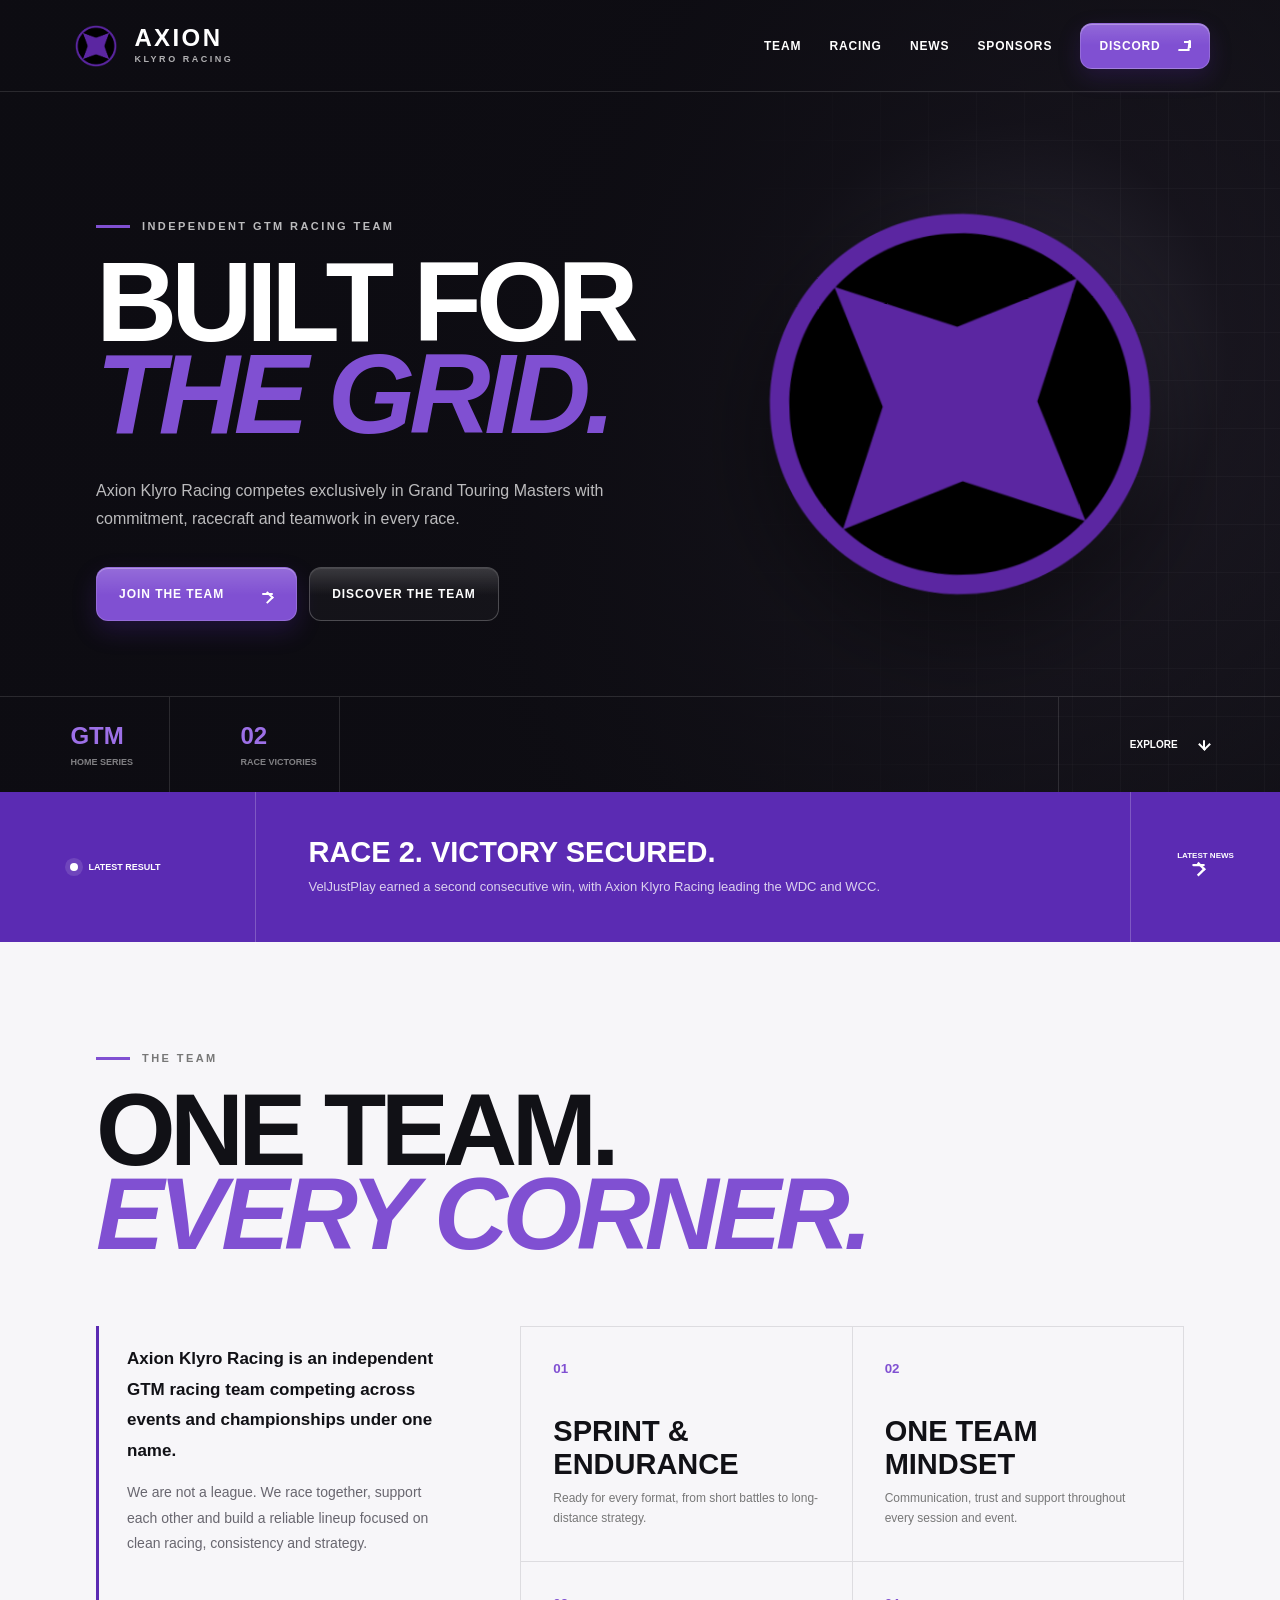
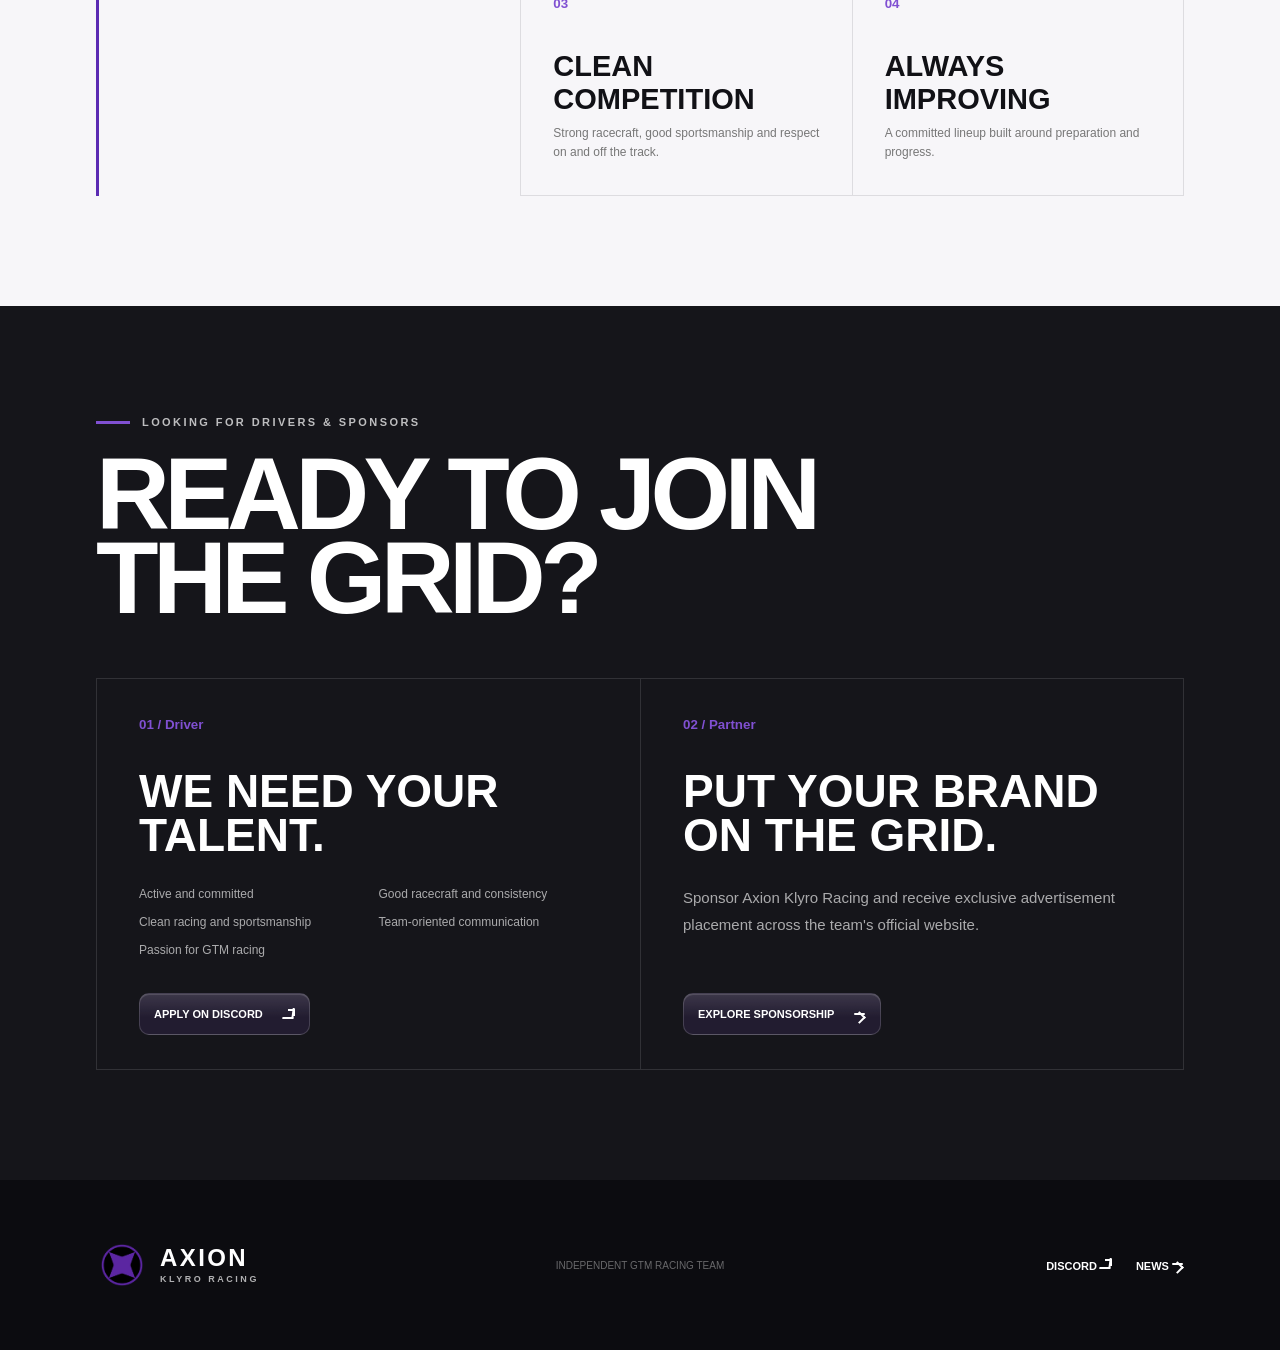
<file: index.html>
<!doctype html>
<html lang="en">
<head>
  <meta charset="UTF-8">
  <meta name="viewport" content="width=device-width, initial-scale=1.0">
  <meta name="description" content="Axion Klyro Racing is an independent Grand Touring Masters racing team.">
  <link rel="icon" type="image/png" href="Axion-Logo.png">
  <link rel="apple-touch-icon" href="Axion-Logo.png">
  <title>Axion Klyro Racing | GTM Team</title>
  <link rel="stylesheet" href="styles.css">
</head>
<body>
  <header class="header">
    <a class="brand" href="index.html" aria-label="Axion Klyro Racing home">
      <img src="Axion-Logo.png" alt="">
      <span><strong>AXION</strong><small>KLYRO RACING</small></span>
    </a>
    <button class="menu" type="button" aria-label="Toggle navigation" aria-expanded="false"><i></i><i></i><i></i></button>
    <nav class="nav" aria-label="Main navigation">
      <a href="#team">Team</a>
      <a href="#racing">Racing</a>
      <a href="news.html">News</a>
      <a href="sponsors.html">Sponsors</a>
      <a class="discord" href="https://discord.gg/h8SE4H44T7" target="_blank" rel="noreferrer">Discord <span class="symbol-external" aria-hidden="true"></span></a>
    </nav>
  </header>

  <main>
    <section class="hero" id="top">
      <div class="hero-grid" aria-hidden="true"></div>
      <div class="hero-copy">
        <p class="eyebrow"><span></span> Independent GTM racing team</p>
        <h1>Built for<br><em>the grid.</em></h1>
        <p class="intro">Axion Klyro Racing competes exclusively in Grand Touring Masters with commitment, racecraft and teamwork in every race.</p>
        <div class="actions">
          <a class="button button-primary" href="#join">Join the team <span class="symbol-arrow" aria-hidden="true"></span></a>
          <a class="button button-ghost" href="#team">Discover the team</a>
        </div>
      </div>
      <img class="hero-logo" src="Axion-Logo.png" alt="Axion Klyro Racing logo">
      <div class="hero-stats">
        <div><strong>GTM</strong><small>Home series</small></div>
        <div><strong>02</strong><small>Race victories</small></div>
        <a href="#racing">Explore <span class="symbol-down" aria-hidden="true"></span></a>
      </div>
    </section>

    <section class="announcement" id="racing">
      <div class="latest"><i></i> Latest result</div>
      <div class="result">
        <strong>Race 2. Victory secured.</strong>
        <p>VelJustPlay earned a second consecutive win, with Axion Klyro Racing leading the WDC and WCC.</p>
      </div>
      <a class="win" href="news.html" aria-label="Read the latest news"><small>Latest news</small><strong class="symbol-arrow large" aria-hidden="true"></strong></a>
    </section>

    <section class="team-section" id="team">
      <p class="eyebrow dark"><span></span> The team</p>
      <h2>One team.<br><em>Every corner.</em></h2>
      <div class="team-grid">
        <div class="team-copy">
          <p><strong>Axion Klyro Racing is an independent GTM racing team competing across events and championships under one name.</strong></p>
          <p>We are not a league. We race together, support each other and build a reliable lineup focused on clean racing, consistency and strategy.</p>
        </div>
        <div class="values">
          <article><small>01</small><h3>Sprint & endurance</h3><p>Ready for every format, from short battles to long-distance strategy.</p></article>
          <article><small>02</small><h3>One team mindset</h3><p>Communication, trust and support throughout every session and event.</p></article>
          <article><small>03</small><h3>Clean competition</h3><p>Strong racecraft, good sportsmanship and respect on and off the track.</p></article>
          <article><small>04</small><h3>Always improving</h3><p>A committed lineup built around preparation and progress.</p></article>
        </div>
      </div>
    </section>

    <section class="join-section" id="join">
      <p class="eyebrow"><span></span> Looking for drivers & sponsors</p>
      <h2>Ready to join<br>the grid?</h2>
      <div class="join-grid">
        <article>
          <small>01 / Driver</small>
          <h3>We need your talent.</h3>
          <ul>
            <li>Active and committed</li>
            <li>Good racecraft and consistency</li>
            <li>Clean racing and sportsmanship</li>
            <li>Team-oriented communication</li>
            <li>Passion for GTM racing</li>
          </ul>
          <a href="https://discord.gg/h8SE4H44T7" target="_blank" rel="noreferrer">Apply on Discord <span class="symbol-external" aria-hidden="true"></span></a>
        </article>
        <article>
          <small>02 / Partner</small>
          <h3>Put your brand on the grid.</h3>
          <p>Sponsor Axion Klyro Racing and receive exclusive advertisement placement across the team's official website.</p>
          <a href="sponsors.html">Explore sponsorship <span class="symbol-arrow" aria-hidden="true"></span></a>
        </article>
      </div>
    </section>
  </main>

  <footer>
    <a class="brand" href="index.html"><img src="Axion-Logo.png" alt=""><span><strong>AXION</strong><small>KLYRO RACING</small></span></a>
    <p>Independent GTM racing team</p>
    <div><a href="https://discord.gg/h8SE4H44T7" target="_blank" rel="noreferrer">Discord <span class="symbol-external" aria-hidden="true"></span></a><a href="news.html">News <span class="symbol-arrow" aria-hidden="true"></span></a></div>
  </footer>
  <script src="script.js"></script>
</body>
</html>
</file>
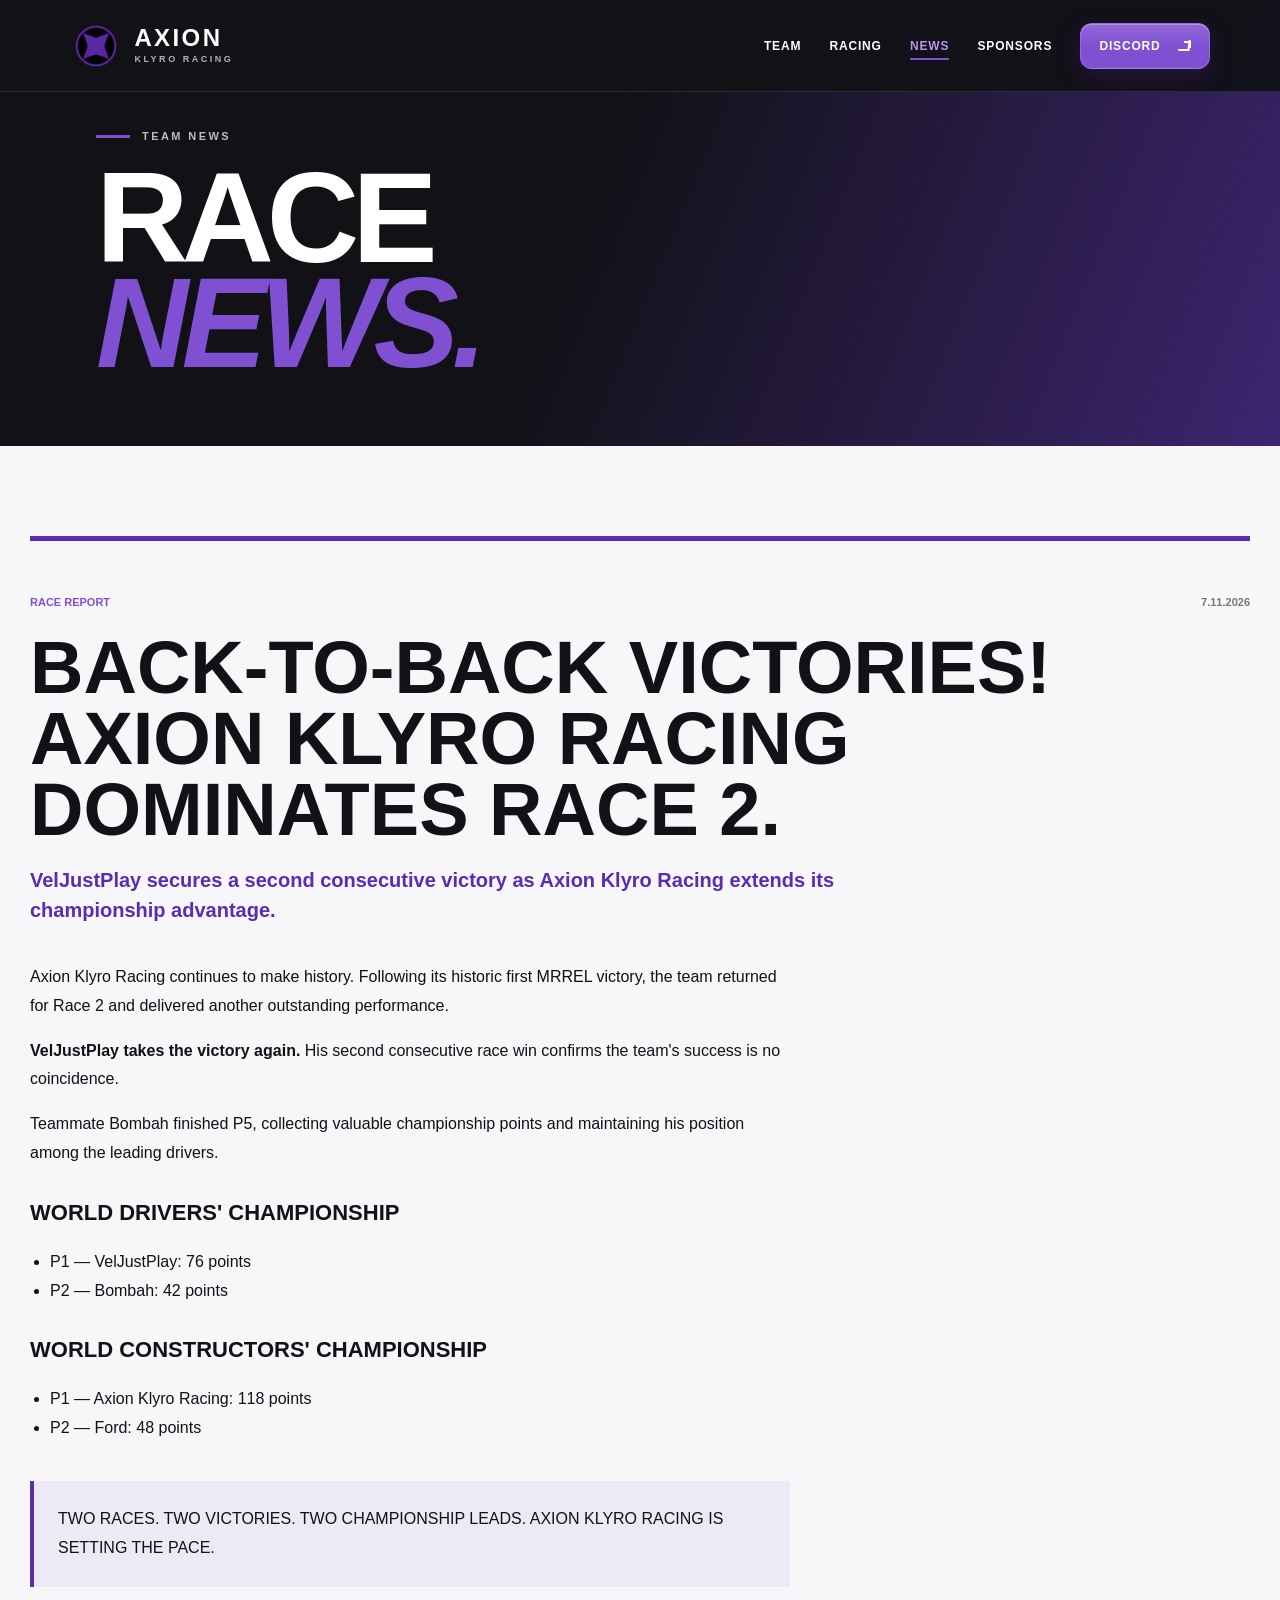
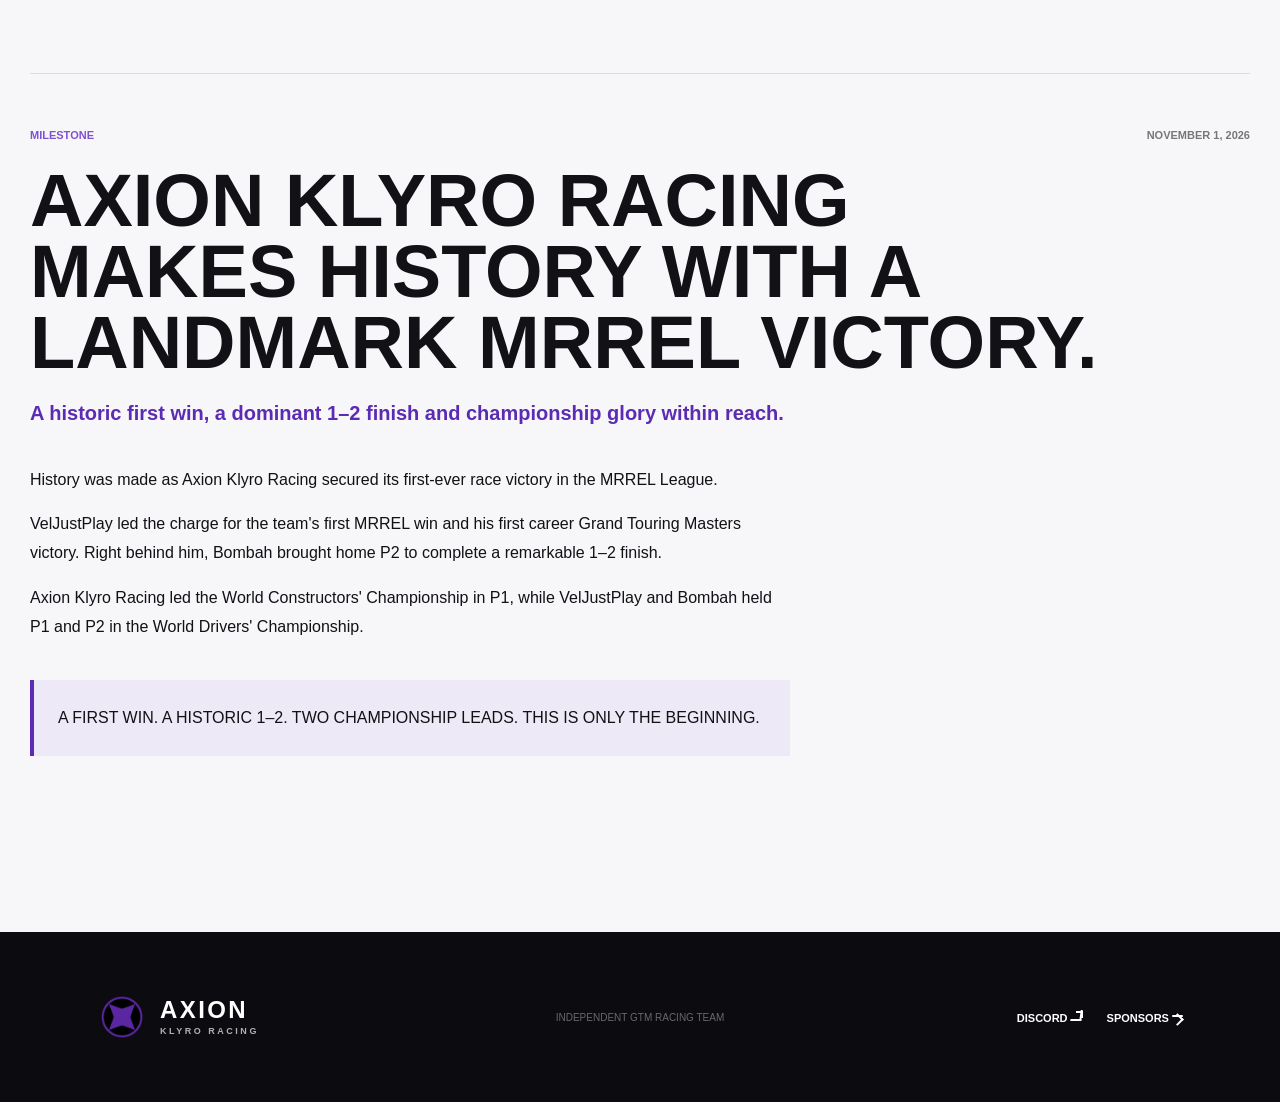
<file: news.html>
<!doctype html>
<html lang="en">
<head>
  <meta charset="UTF-8">
  <meta name="viewport" content="width=device-width, initial-scale=1.0">
  <meta name="description" content="Latest news and results from Axion Klyro Racing.">
  <link rel="icon" type="image/png" href="Axion-Logo.png">
  <link rel="apple-touch-icon" href="Axion-Logo.png">
  <title>News | Axion Klyro Racing</title>
  <link rel="stylesheet" href="styles.css">
</head>
<body>
  <header class="header subheader">
    <a class="brand" href="index.html"><img src="Axion-Logo.png" alt=""><span><strong>AXION</strong><small>KLYRO RACING</small></span></a>
    <button class="menu" type="button" aria-label="Toggle navigation" aria-expanded="false"><i></i><i></i><i></i></button>
    <nav class="nav" aria-label="Main navigation">
      <a href="index.html#team">Team</a><a href="index.html#racing">Racing</a><a class="active" href="news.html">News</a><a href="sponsors.html">Sponsors</a>
      <a class="discord" href="https://discord.gg/h8SE4H44T7" target="_blank" rel="noreferrer">Discord <span class="symbol-external" aria-hidden="true"></span></a>
    </nav>
  </header>
  <main>
    <section class="page-hero news-hero">
      <p class="eyebrow"><span></span> Team news</p>
      <h1>Race<br><em>news.</em></h1>
    </section>

    <section class="news-list">
      <article class="news-card featured">
        <div class="news-meta"><span>Race report</span><time datetime="2026-11-07">7.11.2026</time></div>
        <h2>Back-to-back victories! Axion Klyro Racing dominates Race 2.</h2>
        <p class="deck">VelJustPlay secures a second consecutive victory as Axion Klyro Racing extends its championship advantage.</p>
        <div class="news-body">
          <p>Axion Klyro Racing continues to make history. Following its historic first MRREL victory, the team returned for Race 2 and delivered another outstanding performance.</p>
          <p><strong>VelJustPlay takes the victory again.</strong> His second consecutive race win confirms the team's success is no coincidence.</p>
          <p>Teammate Bombah finished P5, collecting valuable championship points and maintaining his position among the leading drivers.</p>
          <h3>World Drivers' Championship</h3>
          <ul><li>P1 — VelJustPlay: 76 points</li><li>P2 — Bombah: 42 points</li></ul>
          <h3>World Constructors' Championship</h3>
          <ul><li>P1 — Axion Klyro Racing: 118 points</li><li>P2 — Ford: 48 points</li></ul>
          <p class="standfirst">Two races. Two victories. Two championship leads. Axion Klyro Racing is setting the pace.</p>
        </div>
      </article>

      <article class="news-card">
        <div class="news-meta"><span>Milestone</span><time datetime="2026-11-01">November 1, 2026</time></div>
        <h2>Axion Klyro Racing makes history with a landmark MRREL victory.</h2>
        <p class="deck">A historic first win, a dominant 1–2 finish and championship glory within reach.</p>
        <div class="news-body">
          <p>History was made as Axion Klyro Racing secured its first-ever race victory in the MRREL League.</p>
          <p>VelJustPlay led the charge for the team's first MRREL win and his first career Grand Touring Masters victory. Right behind him, Bombah brought home P2 to complete a remarkable 1–2 finish.</p>
          <p>Axion Klyro Racing led the World Constructors' Championship in P1, while VelJustPlay and Bombah held P1 and P2 in the World Drivers' Championship.</p>
          <p class="standfirst">A first win. A historic 1–2. Two championship leads. This is only the beginning.</p>
        </div>
      </article>
    </section>
  </main>
  <footer>
    <a class="brand" href="index.html"><img src="Axion-Logo.png" alt=""><span><strong>AXION</strong><small>KLYRO RACING</small></span></a>
    <p>Independent GTM racing team</p>
    <div><a href="https://discord.gg/h8SE4H44T7" target="_blank" rel="noreferrer">Discord <span class="symbol-external" aria-hidden="true"></span></a><a href="sponsors.html">Sponsors <span class="symbol-arrow" aria-hidden="true"></span></a></div>
  </footer>
  <script src="script.js"></script>
</body>
</html>
</file>
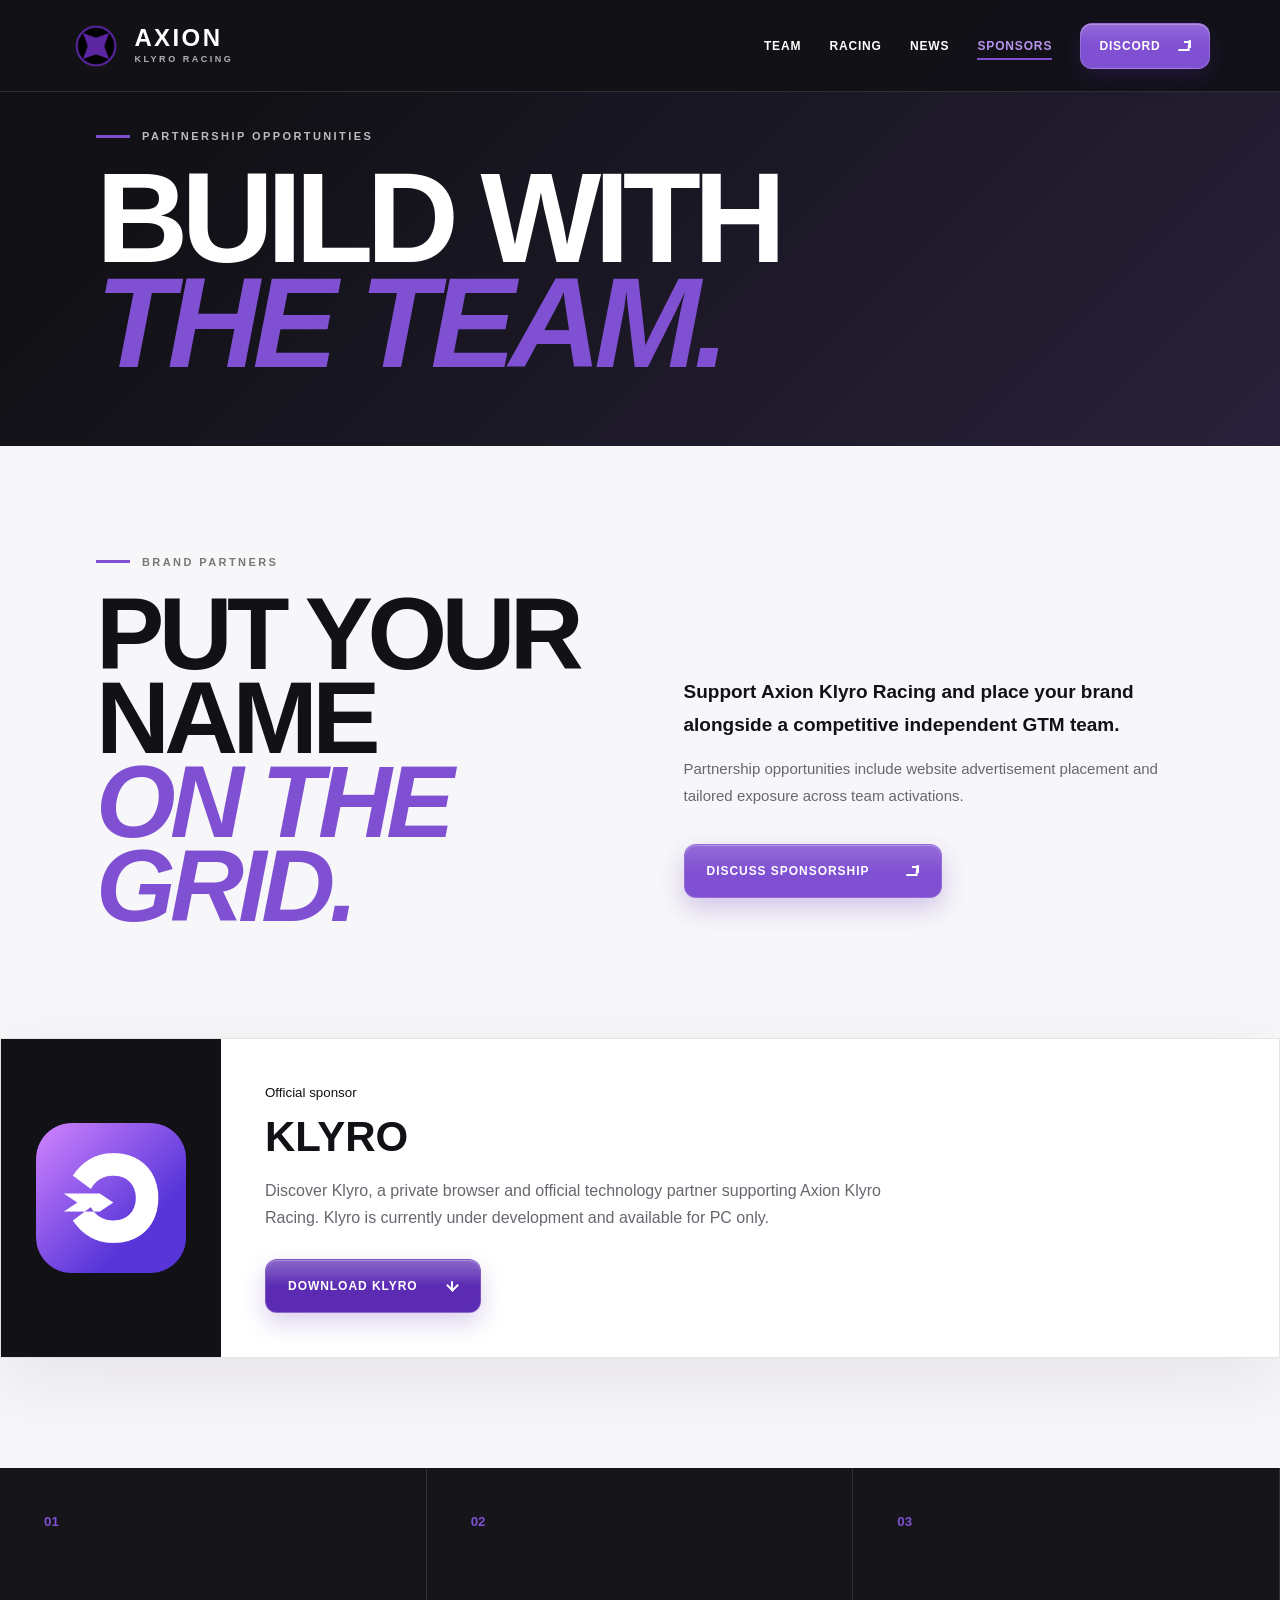
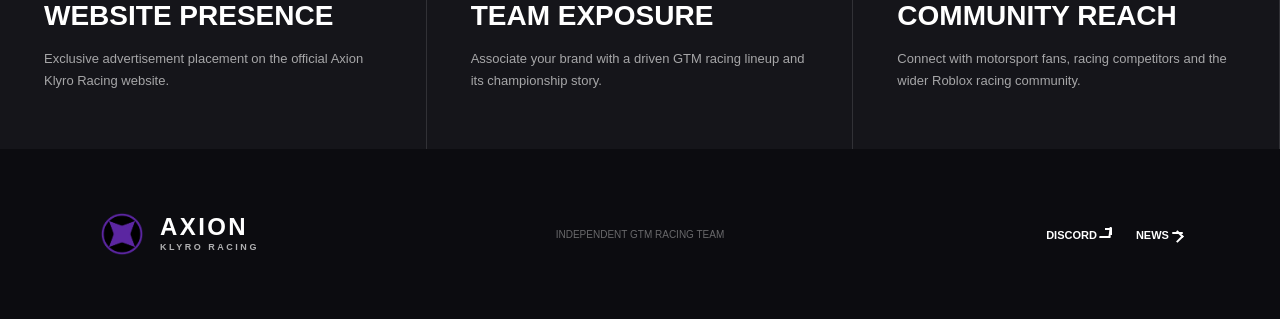
<file: sponsors.html>
<!doctype html>
<html lang="en">
<head>
  <meta charset="UTF-8">
  <meta name="viewport" content="width=device-width, initial-scale=1.0">
  <meta name="description" content="Sponsor Axion Klyro Racing, an independent Grand Touring Masters team.">
  <link rel="icon" type="image/png" href="Axion-Logo.png">
  <link rel="apple-touch-icon" href="Axion-Logo.png">
  <title>Sponsors | Axion Klyro Racing</title>
  <link rel="stylesheet" href="styles.css">
</head>
<body>
  <header class="header subheader">
    <a class="brand" href="index.html"><img src="Axion-Logo.png" alt=""><span><strong>AXION</strong><small>KLYRO RACING</small></span></a>
    <button class="menu" type="button" aria-label="Toggle navigation" aria-expanded="false"><i></i><i></i><i></i></button>
    <nav class="nav" aria-label="Main navigation">
      <a href="index.html#team">Team</a><a href="index.html#racing">Racing</a><a href="news.html">News</a><a class="active" href="sponsors.html">Sponsors</a>
      <a class="discord" href="https://discord.gg/h8SE4H44T7" target="_blank" rel="noreferrer">Discord <span class="symbol-external" aria-hidden="true"></span></a>
    </nav>
  </header>
  <main>
    <section class="page-hero">
      <p class="eyebrow"><span></span> Partnership opportunities</p>
      <h1>Build with<br><em>the team.</em></h1>
    </section>
    <section class="sponsor-section">
      <div class="sponsor-intro">
        <p class="eyebrow dark"><span></span> Brand partners</p>
        <h2>Put your name<br><em>on the grid.</em></h2>
      </div>
      <div class="sponsor-copy">
        <p><strong>Support Axion Klyro Racing and place your brand alongside a competitive independent GTM team.</strong></p>
        <p>Partnership opportunities include website advertisement placement and tailored exposure across team activations.</p>
        <a class="button button-primary" href="https://discord.gg/h8SE4H44T7" target="_blank" rel="noreferrer">Discuss sponsorship <span class="symbol-external" aria-hidden="true"></span></a>
      </div>
    </section>
    <section class="partner-card" aria-labelledby="klyro-sponsor">
      <div class="partner-logo"><img src="Klyro.ico" alt="Klyro logo"></div>
      <div class="partner-content">
        <small>Official sponsor</small>
        <h3 id="klyro-sponsor">Klyro</h3>
        <p>Discover Klyro, a private browser and official technology partner supporting Axion Klyro Racing. Klyro is currently under development and available for PC only.</p>
        <a class="button download-button" href="file:///d%3A/Klyro.exe" download>Download Klyro <span class="symbol-down" aria-hidden="true"></span></a>
      </div>
    </section>
    <section class="benefits">
      <article><small>01</small><h3>Website presence</h3><p>Exclusive advertisement placement on the official Axion Klyro Racing website.</p></article>
      <article><small>02</small><h3>Team exposure</h3><p>Associate your brand with a driven GTM racing lineup and its championship story.</p></article>
      <article><small>03</small><h3>Community reach</h3><p>Connect with motorsport fans, racing competitors and the wider Roblox racing community.</p></article>
    </section>
  </main>
  <footer>
    <a class="brand" href="index.html"><img src="Axion-Logo.png" alt=""><span><strong>AXION</strong><small>KLYRO RACING</small></span></a>
    <p>Independent GTM racing team</p>
    <div><a href="https://discord.gg/h8SE4H44T7" target="_blank" rel="noreferrer">Discord <span class="symbol-external" aria-hidden="true"></span></a><a href="news.html">News <span class="symbol-arrow" aria-hidden="true"></span></a></div>
  </footer>
  <script src="script.js"></script>
</body>
</html>
</file>
<file: styles.css>
:root {
  --purple: #5b2bb3;
  --purple-bright: #8050d2;
  --purple-pale: #eee9f7;
  --ink: #111116;
  --paper: #f7f6f9;
  --muted: #68666f;
  --line: rgba(17, 17, 22, 0.11);
  --display: "Arial Black", Impact, sans-serif;
  --body: Arial, Helvetica, sans-serif;
}

* { box-sizing: border-box; }
html { scroll-behavior: smooth; }
body {
  margin: 0;
  color: var(--ink);
  background: var(--paper);
  font-family: var(--body);
  -webkit-font-smoothing: antialiased;
  overflow-x: hidden;
}
a { color: inherit; text-decoration: none; }
img { display: block; max-width: 100%; }

.symbol-arrow,
.symbol-down,
.symbol-external {
  position: relative;
  display: inline-block;
  flex: 0 0 auto;
  width: 12px;
  height: 12px;
  color: inherit;
}
.symbol-arrow::before,
.symbol-down::before,
.symbol-external::before {
  content: "";
  position: absolute;
  width: 7px;
  height: 7px;
  border-top: 2px solid currentColor;
  border-right: 2px solid currentColor;
}
.symbol-arrow::before {
  top: 5px;
  left: 1px;
  transform: rotate(45deg);
}
.symbol-arrow::after {
  content: "";
  position: absolute;
  top: 5px;
  left: 0;
  width: 11px;
  height: 2px;
  background: currentColor;
  border-radius: 2px;
}
.symbol-down::before {
  top: 1px;
  left: 2px;
  transform: rotate(135deg);
}
.symbol-down::after {
  content: "";
  position: absolute;
  top: 1px;
  left: 5px;
  width: 2px;
  height: 10px;
  background: currentColor;
  border-radius: 2px;
}
.symbol-external::before {
  top: 1px;
  right: 0;
  width: 5px;
  height: 5px;
  border-width: 2px;
}
.symbol-external::after {
  content: "";
  position: absolute;
  right: 1px;
  bottom: 1px;
  width: 9px;
  height: 9px;
  border-right: 2px solid currentColor;
  border-bottom: 2px solid currentColor;
  transform: skew(-8deg);
}
.symbol-arrow.large {
  width: 24px;
  height: 24px;
  color: #fff;
  transform: scale(1.15);
}

.header {
  position: absolute;
  z-index: 30;
  top: 0;
  left: 0;
  width: 100%;
  height: 92px;
  display: flex;
  align-items: center;
  justify-content: space-between;
  padding: 0 clamp(20px, 5.5vw, 88px);
  color: #fff;
  border-bottom: 1px solid rgba(255, 255, 255, 0.12);
}
.subheader { background: rgba(17, 17, 22, 0.96); }

.brand { display: flex; align-items: center; gap: 12px; }
.brand img {
  width: 52px;
  height: 52px;
  object-fit: contain;
  border-radius: 50%;
  transition: transform 300ms ease;
}
.brand:hover img { transform: rotate(-4deg) scale(1.04); }
.brand span { display: flex; flex-direction: column; line-height: 0.82; }
.brand strong {
  font-family: var(--display);
  font-size: 24px;
  letter-spacing: 0.1em;
}
.brand small {
  margin-top: 8px;
  color: rgba(255, 255, 255, 0.68);
  font-size: 9px;
  font-weight: 800;
  letter-spacing: 0.28em;
}

.nav {
  display: flex;
  align-items: center;
  gap: clamp(18px, 2.2vw, 34px);
  font-size: 12px;
  font-weight: 800;
  text-transform: uppercase;
  letter-spacing: 0.07em;
}
.nav > a:not(.discord) { position: relative; padding: 12px 0; }
.nav > a:not(.discord)::after {
  content: "";
  position: absolute;
  right: 0;
  bottom: 5px;
  left: 0;
  height: 2px;
  background: var(--purple-bright);
  transform: scaleX(0);
  transform-origin: right;
  transition: transform 220ms ease;
}
.nav > a:not(.discord):hover::after,
.nav > a.active::after {
  transform: scaleX(1);
  transform-origin: left;
}
.nav > a:hover,
.nav > a.active { color: #b894ee; }
.discord {
  min-height: 46px;
  display: flex;
  align-items: center;
  gap: 18px;
  padding: 0 18px;
  background: var(--purple-bright);
  border: 1px solid rgba(255, 255, 255, 0.16);
  border-radius: 12px;
  box-shadow:
    inset 0 1px 0 rgba(255, 255, 255, 0.28),
    0 8px 22px rgba(91, 43, 179, 0.22);
  background-image: linear-gradient(180deg, rgba(255, 255, 255, 0.14), transparent 48%);
  transition: background 180ms ease, transform 180ms ease, box-shadow 180ms ease;
}
.discord:hover {
  background: #9270dc;
  transform: translateY(-2px);
  box-shadow:
    inset 0 1px 0 rgba(255, 255, 255, 0.34),
    0 12px 28px rgba(91, 43, 179, 0.32);
}
.menu { display: none; }

.hero {
  position: relative;
  height: min(88vh, 880px);
  min-height: 720px;
  overflow: hidden;
  color: #fff;
  background:
    linear-gradient(112deg, rgba(13, 12, 18, 0.98) 0%, rgba(13, 12, 18, 0.94) 43%, rgba(13, 12, 18, 0.48) 100%),
    radial-gradient(circle at 78% 44%, #716c86, #27222f 21%, #111116 58%);
}
.hero-grid {
  position: absolute;
  inset: 92px 0 0 50%;
  opacity: 0.08;
  background-image:
    linear-gradient(rgba(255,255,255,.35) 1px, transparent 1px),
    linear-gradient(90deg, rgba(255,255,255,.35) 1px, transparent 1px);
  background-size: 48px 48px;
  mask-image: linear-gradient(to left, #000 20%, transparent 92%);
}
.hero-copy {
  position: relative;
  z-index: 3;
  width: 58%;
  padding: 220px 0 160px clamp(20px, 7.5vw, 120px);
}
.eyebrow {
  display: flex;
  align-items: center;
  gap: 12px;
  margin: 0 0 24px;
  color: rgba(255,255,255,.72);
  font-size: 11px;
  font-weight: 800;
  text-transform: uppercase;
  letter-spacing: 0.22em;
}
.eyebrow span { width: 34px; height: 3px; background: var(--purple-bright); }
.hero h1,
.team-section h2,
.join-section h2,
.page-hero h1,
.sponsor-section h2 {
  margin: 0;
  font-family: var(--display);
  font-weight: 900;
  text-transform: uppercase;
  letter-spacing: -0.055em;
  line-height: 0.82;
}
.hero h1 { max-width: 760px; font-size: clamp(82px, 8.8vw, 148px); }
.hero h1 em,
.team-section h2 em,
.join-section h2 em,
.page-hero h1 em,
.sponsor-section h2 em { color: var(--purple-bright); }
.intro {
  max-width: 520px;
  margin: 36px 0 34px;
  color: rgba(255,255,255,.72);
  font-size: 16px;
  line-height: 1.75;
}
.actions { display: flex; gap: 12px; }
.button {
  min-height: 54px;
  display: inline-flex;
  align-items: center;
  justify-content: center;
  gap: 38px;
  padding: 0 22px;
  border: 0;
  border-radius: 12px;
  font-size: 12px;
  font-weight: 800;
  text-transform: uppercase;
  letter-spacing: 0.08em;
  position: relative;
  overflow: hidden;
  transition: background 180ms ease, border-color 180ms ease, transform 180ms ease, box-shadow 180ms ease;
  isolation: isolate;
}
.button::before {
  content: "";
  position: absolute;
  z-index: -1;
  top: 0;
  right: 0;
  left: 0;
  height: 52%;
  background: linear-gradient(180deg, rgba(255, 255, 255, 0.16), rgba(255, 255, 255, 0));
  pointer-events: none;
}
.button::after {
  content: "";
  position: absolute;
  top: -30%;
  bottom: -30%;
  left: -45%;
  width: 24%;
  transform: rotate(18deg);
  background: linear-gradient(90deg, transparent, rgba(255, 255, 255, 0.32), transparent);
  transition: left 700ms cubic-bezier(.2, .7, .2, 1);
  pointer-events: none;
}
.button:hover::after { left: 125%; }
.button-primary {
  background: var(--purple-bright);
  color: #fff;
  border: 1px solid rgba(255, 255, 255, 0.16);
  box-shadow:
    inset 0 1px 0 rgba(255, 255, 255, 0.28),
    0 10px 24px rgba(91, 43, 179, 0.24);
}
.button-primary:hover {
  background: #9270dc;
  transform: translateY(-2px);
  box-shadow:
    inset 0 1px 0 rgba(255, 255, 255, 0.34),
    0 14px 30px rgba(91, 43, 179, 0.34);
}
.button-ghost {
  border: 1px solid rgba(255,255,255,.24);
  background: rgba(255, 255, 255, 0.03);
  box-shadow: inset 0 1px 0 rgba(255, 255, 255, 0.08);
}
.button-ghost:hover {
  background: rgba(255,255,255,.08);
  border-color: rgba(255,255,255,.5);
  transform: translateY(-2px);
}
.hero-logo {
  position: absolute;
  z-index: 2;
  right: clamp(20px, 6vw, 100px);
  bottom: 145px;
  width: min(38vw, 490px);
  height: min(38vw, 490px);
  object-fit: contain;
  filter: drop-shadow(0 35px 50px rgba(0,0,0,.45));
  animation: float 5s ease-in-out infinite;
}
.hero-stats {
  position: absolute;
  z-index: 5;
  right: 0;
  bottom: 0;
  left: 0;
  height: 96px;
  display: grid;
  grid-template-columns: 170px 170px 1fr;
  align-items: center;
  border-top: 1px solid rgba(255,255,255,.12);
}
.hero-stats > div {
  height: 100%;
  display: flex;
  flex-direction: column;
  justify-content: center;
  padding-left: clamp(20px, 5.5vw, 88px);
  border-right: 1px solid rgba(255,255,255,.12);
}
.hero-stats strong { color: #9d70e7; font-family: var(--display); font-size: 24px; }
.hero-stats small {
  margin-top: 7px;
  color: rgba(255,255,255,.48);
  font-size: 9px;
  font-weight: 700;
  text-transform: uppercase;
  white-space: nowrap;
}
.hero-stats > a {
  justify-self: end;
  height: 100%;
  display: flex;
  align-items: center;
  gap: 20px;
  padding: 0 clamp(20px, 5.5vw, 88px);
  border-left: 1px solid rgba(255,255,255,.12);
  font-size: 10px;
  font-weight: 800;
  text-transform: uppercase;
}
.hero-stats > a b { color: #9d70e7; font-size: 18px; }

.announcement {
  min-height: 150px;
  display: grid;
  grid-template-columns: minmax(180px, 20%) 1fr 150px;
  align-items: center;
  color: #fff;
  background: var(--purple);
}
.latest {
  height: 100%;
  display: flex;
  align-items: center;
  gap: 10px;
  padding: 0 24px 0 clamp(20px, 5.5vw, 88px);
  border-right: 1px solid rgba(255,255,255,.22);
  font-size: 9px;
  font-weight: 800;
  text-transform: uppercase;
  white-space: nowrap;
}
.latest i {
  width: 8px;
  height: 8px;
  flex: 0 0 auto;
  border-radius: 50%;
  background: #fff;
  box-shadow: 0 0 0 5px rgba(255,255,255,.12);
}
.result { padding: 28px 6%; }
.result > strong { font-family: var(--display); font-size: 29px; text-transform: uppercase; }
.result p { max-width: 740px; margin: 8px 0 0; color: rgba(255,255,255,.78); font-size: 13px; line-height: 1.6; }
.win {
  width: 150px;
  height: 150px;
  display: flex;
  flex-direction: column;
  align-items: center;
  justify-content: center;
  border-left: 1px solid rgba(255,255,255,.22);
  transition: background 180ms ease;
}
.win:hover { background: rgba(255,255,255,.08); }
.win small { font-size: 8px; font-weight: 800; text-transform: uppercase; }
.win strong { font-size: 62px; }

.team-section,
.join-section,
.sponsor-section { padding: 110px clamp(20px, 7.5vw, 120px); }
.team-section { background: var(--paper); }
.eyebrow.dark { color: #777; }
.team-section h2,
.join-section h2,
.sponsor-section h2 { font-size: clamp(74px, 8vw, 112px); }
.team-grid {
  display: grid;
  grid-template-columns: minmax(260px, 31%) 1fr;
  gap: 8%;
  margin-top: 70px;
}
.team-copy { border-left: 3px solid var(--purple); padding: 4px 0 4px 28px; }
.team-copy p { color: var(--muted); font-size: 14px; line-height: 1.8; }
.team-copy p strong { color: var(--ink); font-size: 17px; }
.values {
  display: grid;
  grid-template-columns: repeat(2, 1fr);
  border-top: 1px solid var(--line);
  border-left: 1px solid var(--line);
}
.values article {
  min-height: 190px;
  padding: 32px;
  border-right: 1px solid var(--line);
  border-bottom: 1px solid var(--line);
  transition: background 220ms ease, transform 220ms ease;
}
.values article:hover { background: #fff; transform: translateY(-3px); }
.values small,
.join-grid article > small,
.benefits article > small,
.partner-card > small { color: var(--purple-bright); font-weight: 800; }
.values h3 {
  margin: 38px 0 8px;
  font-family: var(--display);
  font-size: 29px;
  text-transform: uppercase;
}
.values p { max-width: 310px; margin: 0; color: #777; font-size: 12px; line-height: 1.65; }

.join-section { color: #fff; background: #15151a; }
.join-grid {
  display: grid;
  grid-template-columns: repeat(2, 1fr);
  margin-top: 58px;
  border: 1px solid rgba(255,255,255,.12);
}
.join-grid article {
  min-height: 380px;
  display: flex;
  flex-direction: column;
  padding: 38px 42px 34px;
  transition: background 220ms ease;
}
.join-grid article + article { border-left: 1px solid rgba(255,255,255,.12); }
.join-grid article:hover { background: rgba(255,255,255,.025); }
.join-grid h3 {
  max-width: 430px;
  margin: 38px 0 28px;
  font-family: var(--display);
  font-size: 46px;
  line-height: 0.95;
  text-transform: uppercase;
}
.join-grid ul {
  display: grid;
  grid-template-columns: repeat(2, 1fr);
  gap: 10px 20px;
  margin: 0 0 34px;
  padding: 0;
  list-style: none;
}
.join-grid li,
.join-grid article > p { color: rgba(255,255,255,.64); font-size: 12px; line-height: 1.5; }
.join-grid article > p { max-width: 460px; margin: 0; font-size: 15px; line-height: 1.75; }
.join-grid a {
  width: fit-content;
  margin-top: auto;
  min-height: 42px;
  display: inline-flex;
  align-items: center;
  gap: 20px;
  padding: 0 14px;
  border: 1px solid rgba(255, 255, 255, 0.16);
  border-radius: 10px;
  background:
    linear-gradient(180deg, rgba(255, 255, 255, 0.12), transparent 58%),
    rgba(128, 80, 210, 0.12);
  box-shadow: inset 0 1px 0 rgba(255, 255, 255, 0.12);
  font-size: 11px;
  font-weight: 800;
  text-transform: uppercase;
  transition: background 180ms ease, transform 180ms ease;
}
.join-grid a:hover {
  background: rgba(128, 80, 210, 0.28);
  transform: translateY(-2px);
}
.join-grid a b { margin-left: 8px; color: #9d70e7; }

.page-hero {
  min-height: 410px;
  display: flex;
  flex-direction: column;
  justify-content: flex-end;
  padding: 130px clamp(20px, 7.5vw, 120px) 70px;
  color: #fff;
  background: linear-gradient(135deg, #111116 20%, #29213a 100%);
}
.page-hero h1 { font-size: clamp(76px, 10vw, 130px); }
.news-hero { background: linear-gradient(112deg, #111116 45%, #3d2570); }
.sponsor-section {
  display: grid;
  grid-template-columns: 1fr 1fr;
  gap: 8%;
  align-items: end;
  background: var(--paper);
}
.sponsor-copy { padding: 30px 0; }
.sponsor-copy p { color: var(--muted); font-size: 15px; line-height: 1.75; }
.sponsor-copy p strong { color: var(--ink); font-size: 19px; }
.sponsor-copy .button { margin-top: 20px; }

.partner-card {
  display: grid;
  grid-template-columns: 220px 1fr;
  align-items: center;
  margin: 0 clamp(20px, 7.5vw, 120px) 110px;
  min-height: 280px;
  border: 1px solid var(--line);
  background: #fff;
  box-shadow: 0 24px 70px rgba(28, 20, 45, 0.08);
}
.partner-logo {
  height: 100%;
  min-height: 280px;
  display: grid;
  place-items: center;
  background: #111116;
}
.partner-logo img { width: 150px; height: 150px; object-fit: contain; }
.partner-content { padding: 44px; }
.partner-content h3 {
  margin: 12px 0 12px;
  font-family: var(--display);
  font-size: 42px;
  text-transform: uppercase;
}
.partner-content p { max-width: 620px; color: var(--muted); line-height: 1.7; }
.download-button {
  margin-top: 12px;
  background: var(--purple);
  color: #fff;
  gap: 28px;
  border: 1px solid rgba(255, 255, 255, 0.18);
  border-radius: 12px;
  box-shadow:
    inset 0 1px 0 rgba(255, 255, 255, 0.28),
    0 10px 24px rgba(91, 43, 179, 0.22);
  background-image: linear-gradient(180deg, rgba(255, 255, 255, 0.15), transparent 48%);
}

.benefits { display: grid; grid-template-columns: repeat(3, 1fr); background: #15151a; }
.benefits article {
  min-height: 280px;
  padding: 44px;
  border-right: 1px solid rgba(255,255,255,.12);
  color: #fff;
}
.benefits h3 {
  margin: 70px 0 16px;
  font-family: var(--display);
  font-size: 28px;
  text-transform: uppercase;
}
.benefits p { color: rgba(255,255,255,.62); font-size: 13px; line-height: 1.7; }

.news-list { max-width: 1180px; margin: 0 auto; padding: 90px 30px; }
.news-card { padding: 55px 0 70px; border-top: 1px solid var(--line); }
.news-card.featured { border-top: 5px solid var(--purple); }
.news-meta {
  display: flex;
  justify-content: space-between;
  margin-bottom: 24px;
  color: #777;
  font-size: 11px;
  font-weight: 800;
  text-transform: uppercase;
}
.news-meta span { color: var(--purple-bright); }
.news-card h2 {
  max-width: 900px;
  margin: 0;
  font-family: var(--display);
  font-size: clamp(42px, 6vw, 74px);
  line-height: 0.96;
  text-transform: uppercase;
}
.deck { max-width: 850px; color: var(--purple); font-size: 20px; font-weight: 700; line-height: 1.5; }
.news-body { max-width: 760px; margin-top: 38px; }
.news-body p,
.news-body li { font-size: 16px; line-height: 1.8; }
.news-body h3 {
  margin-top: 32px;
  font-family: var(--display);
  font-size: 22px;
  text-transform: uppercase;
}
.news-body ul { padding-left: 20px; }
.standfirst {
  margin-top: 38px !important;
  padding: 24px;
  border-left: 4px solid var(--purple);
  background: var(--purple-pale);
  font-family: var(--display);
  text-transform: uppercase;
}

footer {
  min-height: 170px;
  display: grid;
  grid-template-columns: 1fr 1fr 1fr;
  align-items: center;
  padding: 0 clamp(20px, 7.5vw, 120px);
  color: #fff;
  background: #0c0c10;
}
footer > p {
  justify-self: center;
  color: rgba(255,255,255,.38);
  font-size: 10px;
  text-transform: uppercase;
  text-align: center;
}
footer > div {
  justify-self: end;
  display: flex;
  gap: 24px;
  font-size: 11px;
  font-weight: 700;
  text-transform: uppercase;
}
footer > div a { transition: color 180ms ease; }
footer > div a:hover { color: #b894ee; }

.reveal {
  opacity: 0;
  transform: translateY(24px);
  transition:
    opacity 700ms cubic-bezier(.2,.7,.2,1),
    transform 700ms cubic-bezier(.2,.7,.2,1);
}
.reveal.visible { opacity: 1; transform: translateY(0); }

.hero-copy { animation: hero-copy-in 900ms cubic-bezier(.2,.7,.2,1) both; }
.hero-logo { animation: hero-logo-in 1100ms cubic-bezier(.2,.7,.2,1) both, float 5s 1100ms ease-in-out infinite; }
.announcement { animation: fade-up 700ms 180ms cubic-bezier(.2,.7,.2,1) both; }
.values article:nth-child(2),
.join-grid article:nth-child(2),
.benefits article:nth-child(2),
.news-card:nth-child(2) { transition-delay: 100ms; }
.values article:nth-child(3),
.benefits article:nth-child(3) { transition-delay: 180ms; }
.values article:nth-child(4) { transition-delay: 260ms; }

.nav > a,
.footer-links a,
.brand,
.discord,
.button,
.values article,
.join-grid article,
.benefits article {
  -webkit-tap-highlight-color: transparent;
}

.nav > a:not(.discord) {
  transition: color 180ms ease, transform 180ms ease;
}
.nav > a:not(.discord):hover { transform: translateY(-1px); }

@keyframes hero-copy-in {
  from { opacity: 0; transform: translateX(-32px); }
  to { opacity: 1; transform: translateX(0); }
}

@keyframes hero-logo-in {
  from { opacity: 0; transform: translateX(36px) scale(.94) rotate(-4deg); }
  to { opacity: 1; transform: translateX(0) scale(1) rotate(-2deg); }
}

@keyframes fade-up {
  from { opacity: 0; transform: translateY(18px); }
  to { opacity: 1; transform: translateY(0); }
}

@keyframes float {
  0%, 100% { transform: translateY(0) rotate(-2deg); }
  50% { transform: translateY(-12px) rotate(1deg); }
}

@media (prefers-reduced-motion: reduce) {
  html { scroll-behavior: auto; }
  .hero-copy,
  .hero-logo,
  .announcement,
  .button::after { animation: none !important; }
  .reveal { opacity: 1; transform: none; transition: none; }
}

@media (max-width: 980px) {
  .hero-copy { width: 64%; }
  .nav { gap: 16px; }
  .hero-logo { right: 2%; }
  .team-grid { grid-template-columns: 38% 1fr; }
}

@media (max-width: 760px) {
  .header { height: 74px; padding: 0 20px; }
  .brand img { width: 42px; height: 42px; }
  .brand strong { font-size: 21px; }
  .menu {
    width: 44px;
    height: 44px;
    display: flex;
    flex-direction: column;
    align-items: center;
    justify-content: center;
    gap: 5px;
    padding: 0;
    border: 1px solid rgba(255,255,255,.18);
    background: transparent;
  }
  .menu i { width: 18px; height: 2px; background: #fff; transition: 180ms ease; }
  .nav {
    position: absolute;
    top: 74px;
    right: 0;
    left: 0;
    display: none;
    flex-direction: column;
    align-items: stretch;
    gap: 0;
    padding: 12px 20px 20px;
    background: #111116;
  }
  .nav.open { display: flex; }
  .nav > a:not(.discord) { padding: 16px 4px; border-bottom: 1px solid rgba(255,255,255,.08); }
  .discord { margin-top: 12px; justify-content: space-between; }
  .hero { height: 730px; min-height: 730px; }
  .hero-copy { width: 100%; padding: 140px 20px 180px; }
  .hero h1 { font-size: clamp(68px, 21vw, 98px); }
  .intro { max-width: 430px; }
  .hero-logo { right: -45px; bottom: 82px; width: 280px; height: 280px; opacity: 0.28; }
  .hero-stats { height: 78px; grid-template-columns: 130px 130px 1fr; }
  .hero-stats > div { padding-left: 20px; }
  .hero-stats > a { padding: 0 20px; }
  .announcement { grid-template-columns: 1fr 90px; }
  .latest { display: none; }
  .result { padding: 24px 20px; }
  .result > strong { font-size: 24px; }
  .win { width: 90px; }
  .team-section,
  .join-section,
  .sponsor-section { padding: 76px 20px; }
  .team-section h2,
  .join-section h2,
  .sponsor-section h2 { font-size: 64px; }
  .team-grid,
  .sponsor-section { grid-template-columns: 1fr; gap: 42px; margin-top: 44px; }
  .values article { min-height: 180px; padding: 24px 20px; }
  .values h3 { font-size: 24px; }
  .join-grid { grid-template-columns: 1fr; }
  .join-grid article { min-height: 350px; padding: 30px 24px; }
  .join-grid article + article { border-top: 1px solid rgba(255,255,255,.12); border-left: 0; }
  .join-grid h3 { font-size: 38px; }
  .page-hero { min-height: 330px; padding: 110px 20px 50px; }
  .page-hero h1 { font-size: 78px; }
  .partner-card { grid-template-columns: 1fr; margin: 0 20px 76px; }
  .partner-logo { min-height: 220px; }
  .partner-content { padding: 30px 24px; }
  .partner-content h3 { font-size: 34px; }
  .benefits { grid-template-columns: 1fr; }
  .benefits article { min-height: 220px; border-right: 0; border-bottom: 1px solid rgba(255,255,255,.12); }
  .news-list { padding: 60px 20px; }
  .news-card h2 { font-size: 43px; }
  .news-meta { gap: 20px; }
  .news-body p,
  .news-body li { font-size: 15px; }
  footer { grid-template-columns: 1fr; gap: 26px; padding: 40px 20px; }
  footer > p,
  footer > div { justify-self: start; }
}

@media (max-width: 480px) {
  .actions { flex-direction: column; }
  .button { width: 100%; }
  .hero-stats > div:nth-child(2) { display: none; }
  .hero-stats { grid-template-columns: 150px 1fr; }
  .values { grid-template-columns: 1fr; }
  .join-grid ul { grid-template-columns: 1fr; }
  .news-meta { flex-direction: column; }
}

/* Final cross-device alignment and overflow safeguards */
.header,
.hero-copy,
.team-section,
.join-section,
.sponsor-section,
.page-hero,
footer,
.news-list,
.partner-card {
  width: 100%;
  max-width: 1600px;
  margin-inline: auto;
}

.header,
footer {
  max-width: none;
  width: 100%;
}

.hero-copy,
.team-section,
.join-section,
.sponsor-section,
.page-hero {
  width: 100%;
  max-width: none;
  margin-inline: 0;
}

.hero-copy,
.team-section,
.join-section,
.sponsor-section,
.page-hero {
  contain: inline-size;
}

.brand,
.nav,
.hero-stats,
.announcement,
.team-grid,
.join-grid,
.partner-card,
.benefits,
.footer {
  min-width: 0;
}

.brand span,
.brand strong,
.brand small {
  min-width: 0;
}

.hero h1,
.team-section h2,
.join-section h2,
.page-hero h1,
.sponsor-section h2,
.news-card h2 {
  max-width: 100%;
  overflow-wrap: normal;
  word-break: normal;
  text-wrap: balance;
}

.team-copy,
.values,
.join-grid,
.join-grid article,
.sponsor-copy,
.partner-content,
.news-body,
.news-card,
footer > div {
  min-width: 0;
}

.partner-card {
  max-width: calc(1600px - clamp(40px, 15vw, 240px));
}

@media (min-width: 1600px) {
  .header,
  footer {
    padding-inline: max(5.5vw, calc((100vw - 1600px) / 2));
  }

  .hero-copy {
    padding-left: max(7.5vw, calc((100vw - 1600px) / 2));
  }

  .hero-logo {
    right: max(6vw, calc((100vw - 1600px) / 2));
  }
}

@media (max-width: 1200px) {
  .header { padding-inline: 32px; }
  .hero-copy { padding-left: 32px; }
  .nav { gap: 14px; }
  .nav > a { font-size: 11px; }
  .hero-logo { width: 410px; height: 410px; }
  .team-section,
  .join-section,
  .sponsor-section,
  .page-hero { padding-inline: 32px; }
  .team-grid { gap: 5%; }
  .announcement { grid-template-columns: 180px 1fr 130px; }
  .win { width: 130px; }
  .latest { padding-left: 32px; }
  footer { padding-inline: 32px; }
}

@media (max-width: 980px) {
  .header { height: 82px; }
  .nav { gap: 12px; }
  .hero { min-height: 680px; height: 82vh; }
  .hero-copy {
    width: 66%;
    padding-top: 170px;
  }
  .hero-logo {
    right: -20px;
    bottom: 130px;
    width: 390px;
    height: 390px;
    opacity: 0.75;
  }
  .hero-stats { grid-template-columns: 150px 150px 1fr; }
  .hero-stats > div { padding-left: 32px; }
  .team-grid { grid-template-columns: 36% 1fr; }
  .values article { padding: 24px; }
  .values h3 { font-size: 25px; }
  .join-grid article { padding-inline: 32px; }
  .partner-card { margin-inline: 32px; }
  .sponsor-section { gap: 5%; }
}

@media (max-width: 760px) {
  .header { height: 74px; padding-inline: 20px; }
  .nav > a:not(.discord) { display: block; }
  .nav > a:not(.active) { display: block; }
  .hero {
    height: max(730px, 92svh);
    min-height: 730px;
  }
  .hero-copy {
    width: 100%;
    padding: 128px 20px 178px;
  }
  .hero h1 { font-size: clamp(58px, 19vw, 92px); }
  .intro {
    max-width: min(430px, calc(100vw - 40px));
    font-size: 15px;
  }
  .actions { width: min(420px, 100%); }
  .hero-logo {
    right: -48px;
    bottom: 78px;
    width: 270px;
    height: 270px;
  }
  .hero-stats {
    height: 78px;
    grid-template-columns: 130px 130px 1fr;
  }
  .hero-stats > div { padding-left: 20px; }
  .hero-stats > a { padding-inline: 20px; }
  .announcement {
    min-height: 136px;
    grid-template-columns: 1fr 92px;
  }
  .result { padding: 22px 20px; }
  .win { width: 92px; height: 136px; }
  .team-section,
  .join-section,
  .sponsor-section,
  .page-hero { padding-inline: 20px; }
  .team-grid,
  .sponsor-section { grid-template-columns: 1fr; }
  .team-copy { max-width: 580px; }
  .values { width: 100%; }
  .join-grid { width: 100%; }
  .partner-card {
    max-width: none;
    margin-inline: 20px;
  }
  .page-hero { min-height: 330px; }
  .page-hero h1 { font-size: clamp(64px, 19vw, 78px); }
  .news-list { width: 100%; max-width: 1180px; }
  footer {
    min-height: 190px;
    grid-template-columns: 1fr;
  }
  footer > p { margin: 0; }
  footer > div { flex-wrap: wrap; }
}

@media (max-width: 480px) {
  .header { padding-inline: 14px; }
  .brand { gap: 7px; }
  .brand img { width: 38px; height: 38px; }
  .brand strong { font-size: 18px; }
  .brand small { font-size: 8px; }
  .hero { height: 720px; min-height: 720px; }
  .hero-copy { padding: 118px 16px 170px; }
  .hero h1 { font-size: clamp(50px, 17vw, 72px); }
  .hero-copy .eyebrow { font-size: 9px; letter-spacing: 0.16em; }
  .intro { margin: 24px 0 24px; font-size: 14px; line-height: 1.65; }
  .actions { gap: 8px; }
  .hero-stats { grid-template-columns: 150px 1fr; }
  .hero-stats > div:nth-child(2) { display: none; }
  .hero-stats > a { gap: 10px; }
  .actions { flex-direction: column; }
  .actions .button { width: 100%; }
  .announcement { grid-template-columns: 1fr 82px; }
  .win { width: 82px; }
  .result > strong { font-size: 21px; }
  .result p { font-size: 12px; }
  .team-section h2,
  .join-section h2,
  .sponsor-section h2 { font-size: clamp(48px, 15vw, 64px); }
  .team-copy { padding-left: 18px; }
  .values { grid-template-columns: 1fr; }
  .join-grid ul { grid-template-columns: 1fr; }
  .join-grid article { min-height: 320px; }
  .join-grid h3 { font-size: 34px; }
  .join-grid a { max-width: 100%; justify-content: space-between; }
  .partner-card { grid-template-columns: 1fr; }
  .partner-logo { min-height: 180px; }
  .partner-logo img { width: 120px; height: 120px; }
  .partner-content { padding: 24px 20px 28px; }
  .partner-content h3 { font-size: 32px; }
  .download-button { width: 100%; }
  .benefits article { padding: 32px 20px; }
  .news-card h2 { font-size: clamp(34px, 11vw, 43px); }
  .deck { font-size: 17px; }
  .standfirst { font-size: 14px; }
  footer { align-content: center; }
  footer .brand { margin: 0; }
  footer > div { width: 100%; }
}

@media (max-width: 360px) {
  .brand small { display: none; }
  .brand strong { font-size: 16px; }
  .hero { height: 690px; min-height: 690px; }
  .hero-copy { padding-top: 108px; }
  .hero h1 { font-size: 48px; }
  .hero-copy .eyebrow span { width: 22px; }
  .hero-logo { right: -58px; width: 240px; height: 240px; }
  .hero-stats { grid-template-columns: 138px 1fr; }
  .hero-stats > a { padding-inline: 14px; font-size: 9px; }
  .announcement { grid-template-columns: 1fr 76px; }
  .win { width: 76px; }
  .result { padding-inline: 16px; }
  .team-section,
  .join-section,
  .sponsor-section,
  .page-hero { padding-inline: 16px; }
  .partner-card { margin-inline: 16px; }
  .team-section h2,
  .join-section h2,
  .sponsor-section h2 { font-size: 48px; }
  .page-hero h1 { font-size: 58px; }
  .news-list { padding-inline: 16px; }
  .join-grid article { padding-inline: 20px; }
  footer { padding-inline: 16px; }
  footer > div { gap: 14px; }
}

@media (min-width: 981px) and (max-width: 1200px) {
  .hero-copy { width: 58%; }
  .hero h1 { font-size: clamp(88px, 9vw, 112px); }
  .hero-logo {
    right: 1%;
    width: min(34vw, 410px);
    height: min(34vw, 410px);
  }
  .team-grid { grid-template-columns: 34% 1fr; }
  .announcement { grid-template-columns: 180px 1fr 130px; }
}

@media (max-height: 650px) and (orientation: landscape) {
  .hero {
    height: 650px;
    min-height: 650px;
  }
  .hero-copy { padding-top: 120px; }
  .hero h1 { font-size: 76px; }
  .hero-logo {
    bottom: 100px;
    width: 300px;
    height: 300px;
  }
}
</file>
